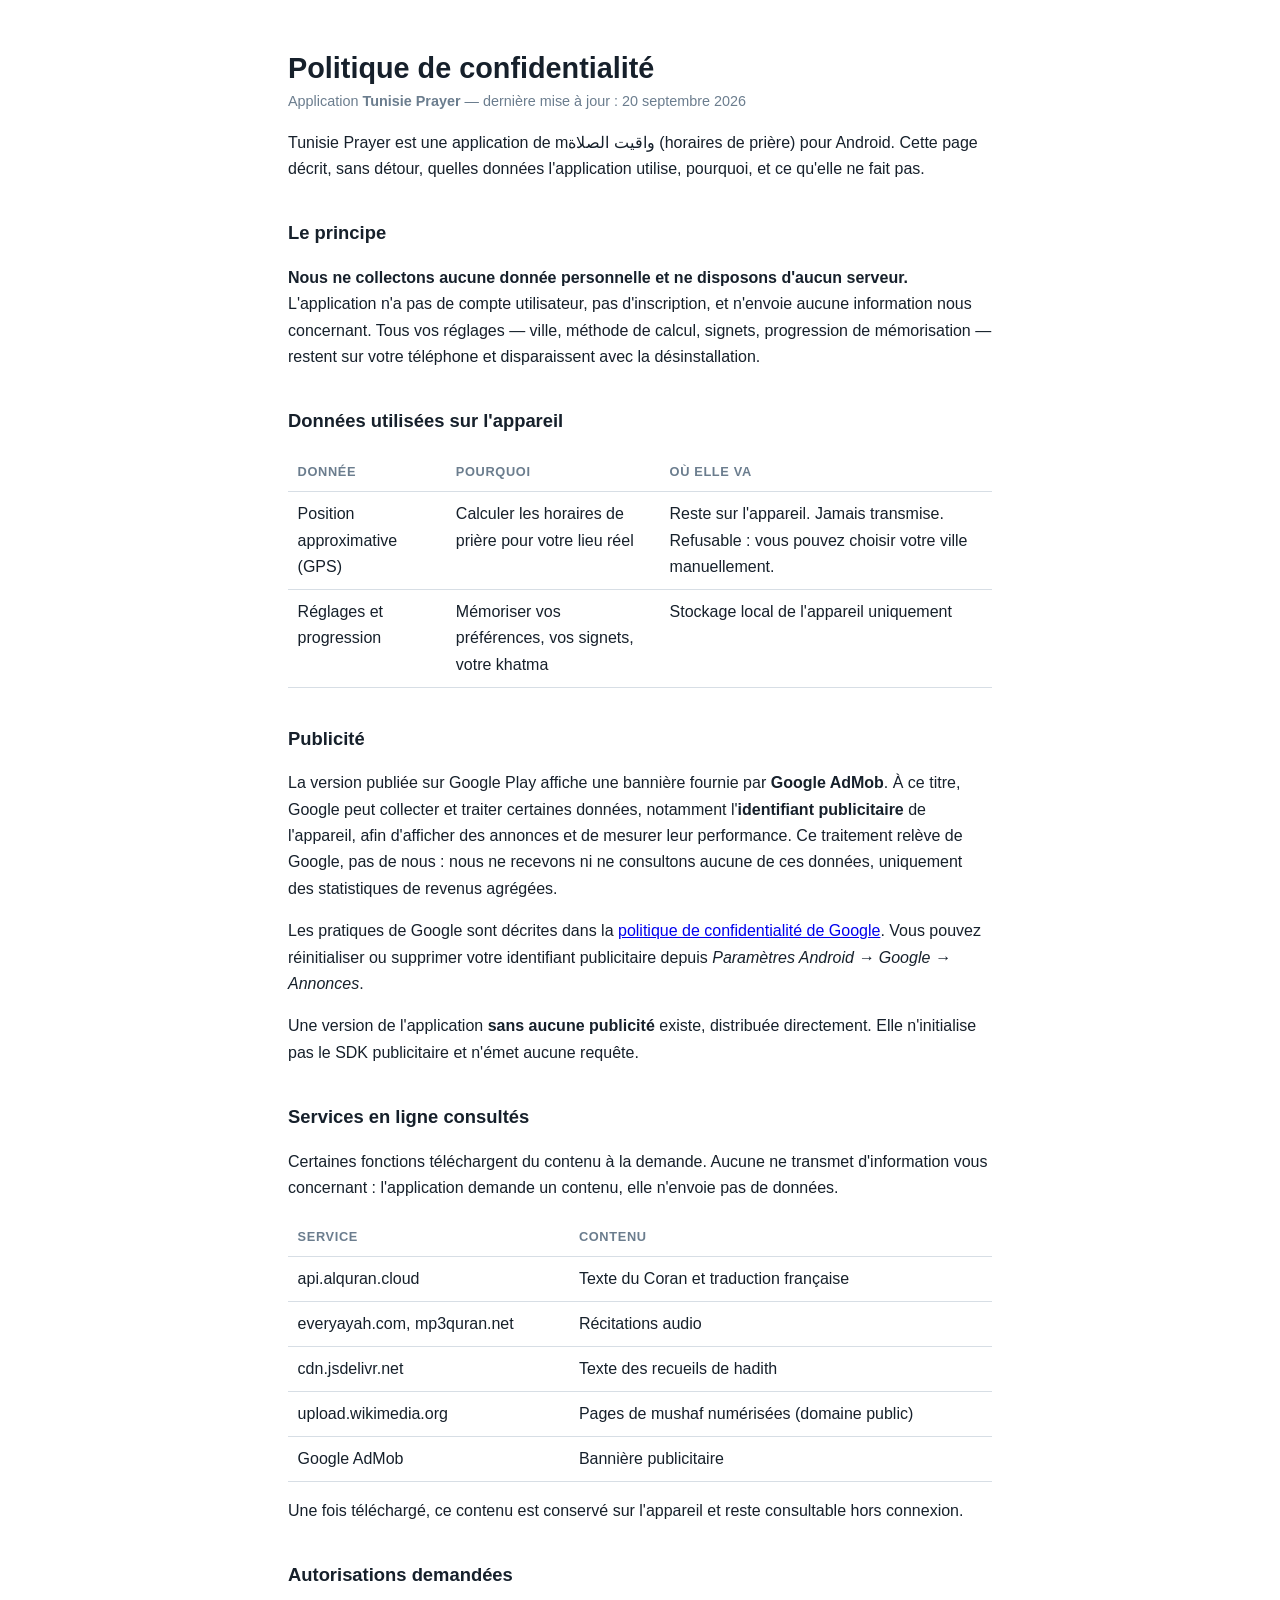
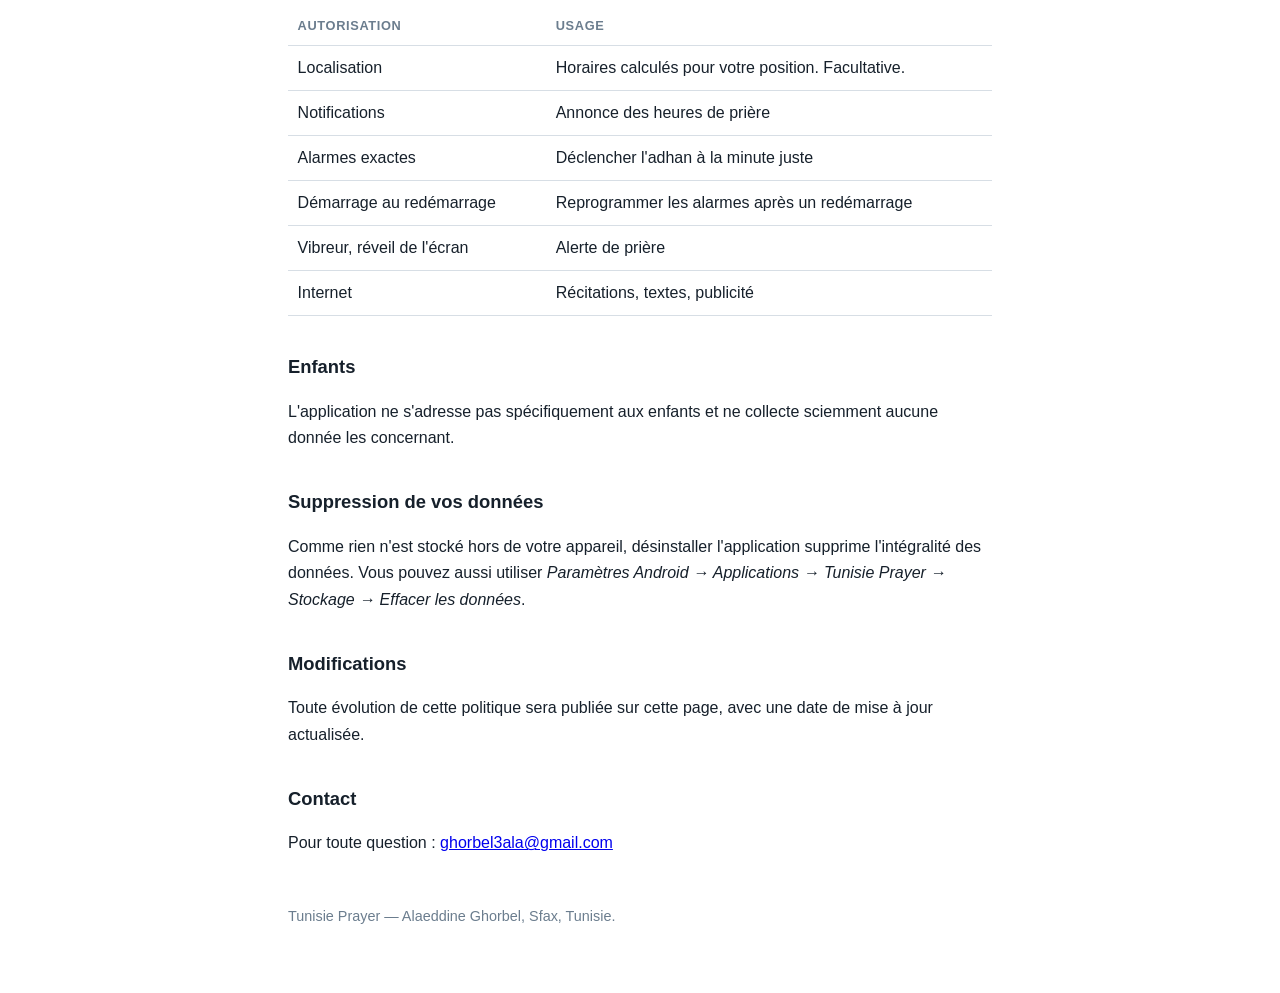
<file: privacy.html>
<!DOCTYPE html>
<html lang="fr">
<head>
<meta charset="utf-8">
<meta name="viewport" content="width=device-width, initial-scale=1">
<title>Politique de confidentialité — Tunisie Prayer</title>
<style>
  :root { color-scheme: light dark; }
  body {
    max-width: 44rem; margin: 0 auto; padding: 2rem 1.25rem 4rem;
    font: 16px/1.65 -apple-system, "Segoe UI", Roboto, sans-serif;
    color: #16202b; background: #fff;
  }
  @media (prefers-color-scheme: dark) { body { color: #e6ecf2; background: #10161d; } }
  h1 { font-size: 1.8rem; line-height: 1.2; margin-bottom: .25rem; }
  .date { color: #6b7d8e; font-size: .9rem; margin-top: 0; }
  h2 { font-size: 1.15rem; margin-top: 2.25rem; }
  table { border-collapse: collapse; width: 100%; margin: 1rem 0; }
  th, td { text-align: left; padding: .55rem .6rem; border-bottom: 1px solid #d7dee5; vertical-align: top; }
  @media (prefers-color-scheme: dark) { th, td { border-color: #29394a; } }
  th { font-size: .8rem; text-transform: uppercase; letter-spacing: .05em; color: #6b7d8e; }
  code { background: rgba(127,127,127,.15); padding: .1rem .3rem; border-radius: 3px; }
  footer { margin-top: 3rem; font-size: .9rem; color: #6b7d8e; }
</style>
</head>
<body>

<h1>Politique de confidentialité</h1>
<p class="date">Application <strong>Tunisie Prayer</strong> — dernière mise à jour : 20 septembre 2026</p>

<p>
  Tunisie Prayer est une application de mواقيت الصلاة (horaires de prière) pour Android.
  Cette page décrit, sans détour, quelles données l'application utilise, pourquoi,
  et ce qu'elle ne fait pas.
</p>

<h2>Le principe</h2>
<p>
  <strong>Nous ne collectons aucune donnée personnelle et ne disposons d'aucun serveur.</strong>
  L'application n'a pas de compte utilisateur, pas d'inscription, et n'envoie aucune
  information nous concernant. Tous vos réglages — ville, méthode de calcul, signets,
  progression de mémorisation — restent sur votre téléphone et disparaissent avec la
  désinstallation.
</p>

<h2>Données utilisées sur l'appareil</h2>
<table>
  <tr><th>Donnée</th><th>Pourquoi</th><th>Où elle va</th></tr>
  <tr>
    <td>Position approximative (GPS)</td>
    <td>Calculer les horaires de prière pour votre lieu réel</td>
    <td>Reste sur l'appareil. Jamais transmise. Refusable : vous pouvez choisir votre ville manuellement.</td>
  </tr>
  <tr>
    <td>Réglages et progression</td>
    <td>Mémoriser vos préférences, vos signets, votre khatma</td>
    <td>Stockage local de l'appareil uniquement</td>
  </tr>
</table>

<h2>Publicité</h2>
<p>
  La version publiée sur Google Play affiche une bannière fournie par
  <strong>Google AdMob</strong>. À ce titre, Google peut collecter et traiter certaines
  données, notamment l'<strong>identifiant publicitaire</strong> de l'appareil, afin
  d'afficher des annonces et de mesurer leur performance. Ce traitement relève de Google,
  pas de nous : nous ne recevons ni ne consultons aucune de ces données, uniquement des
  statistiques de revenus agrégées.
</p>
<p>
  Les pratiques de Google sont décrites dans la
  <a href="https://policies.google.com/technologies/partner-sites">politique de confidentialité de Google</a>.
  Vous pouvez réinitialiser ou supprimer votre identifiant publicitaire depuis
  <em>Paramètres Android → Google → Annonces</em>.
</p>
<p>
  Une version de l'application <strong>sans aucune publicité</strong> existe, distribuée
  directement. Elle n'initialise pas le SDK publicitaire et n'émet aucune requête.
</p>

<h2>Services en ligne consultés</h2>
<p>
  Certaines fonctions téléchargent du contenu à la demande. Aucune ne transmet
  d'information vous concernant : l'application demande un contenu, elle n'envoie pas
  de données.
</p>
<table>
  <tr><th>Service</th><th>Contenu</th></tr>
  <tr><td>api.alquran.cloud</td><td>Texte du Coran et traduction française</td></tr>
  <tr><td>everyayah.com, mp3quran.net</td><td>Récitations audio</td></tr>
  <tr><td>cdn.jsdelivr.net</td><td>Texte des recueils de hadith</td></tr>
  <tr><td>upload.wikimedia.org</td><td>Pages de mushaf numérisées (domaine public)</td></tr>
  <tr><td>Google AdMob</td><td>Bannière publicitaire</td></tr>
</table>
<p>
  Une fois téléchargé, ce contenu est conservé sur l'appareil et reste consultable
  hors connexion.
</p>

<h2>Autorisations demandées</h2>
<table>
  <tr><th>Autorisation</th><th>Usage</th></tr>
  <tr><td>Localisation</td><td>Horaires calculés pour votre position. Facultative.</td></tr>
  <tr><td>Notifications</td><td>Annonce des heures de prière</td></tr>
  <tr><td>Alarmes exactes</td><td>Déclencher l'adhan à la minute juste</td></tr>
  <tr><td>Démarrage au redémarrage</td><td>Reprogrammer les alarmes après un redémarrage</td></tr>
  <tr><td>Vibreur, réveil de l'écran</td><td>Alerte de prière</td></tr>
  <tr><td>Internet</td><td>Récitations, textes, publicité</td></tr>
</table>

<h2>Enfants</h2>
<p>
  L'application ne s'adresse pas spécifiquement aux enfants et ne collecte sciemment
  aucune donnée les concernant.
</p>

<h2>Suppression de vos données</h2>
<p>
  Comme rien n'est stocké hors de votre appareil, désinstaller l'application supprime
  l'intégralité des données. Vous pouvez aussi utiliser
  <em>Paramètres Android → Applications → Tunisie Prayer → Stockage → Effacer les données</em>.
</p>

<h2>Modifications</h2>
<p>
  Toute évolution de cette politique sera publiée sur cette page, avec une date de
  mise à jour actualisée.
</p>

<h2>Contact</h2>
<p>
  Pour toute question : <a href="mailto:ghorbel3ala@gmail.com">ghorbel3ala@gmail.com</a>
</p>

<footer>
  Tunisie Prayer — Alaeddine Ghorbel, Sfax, Tunisie.
</footer>

</body>
</html>
</file>
